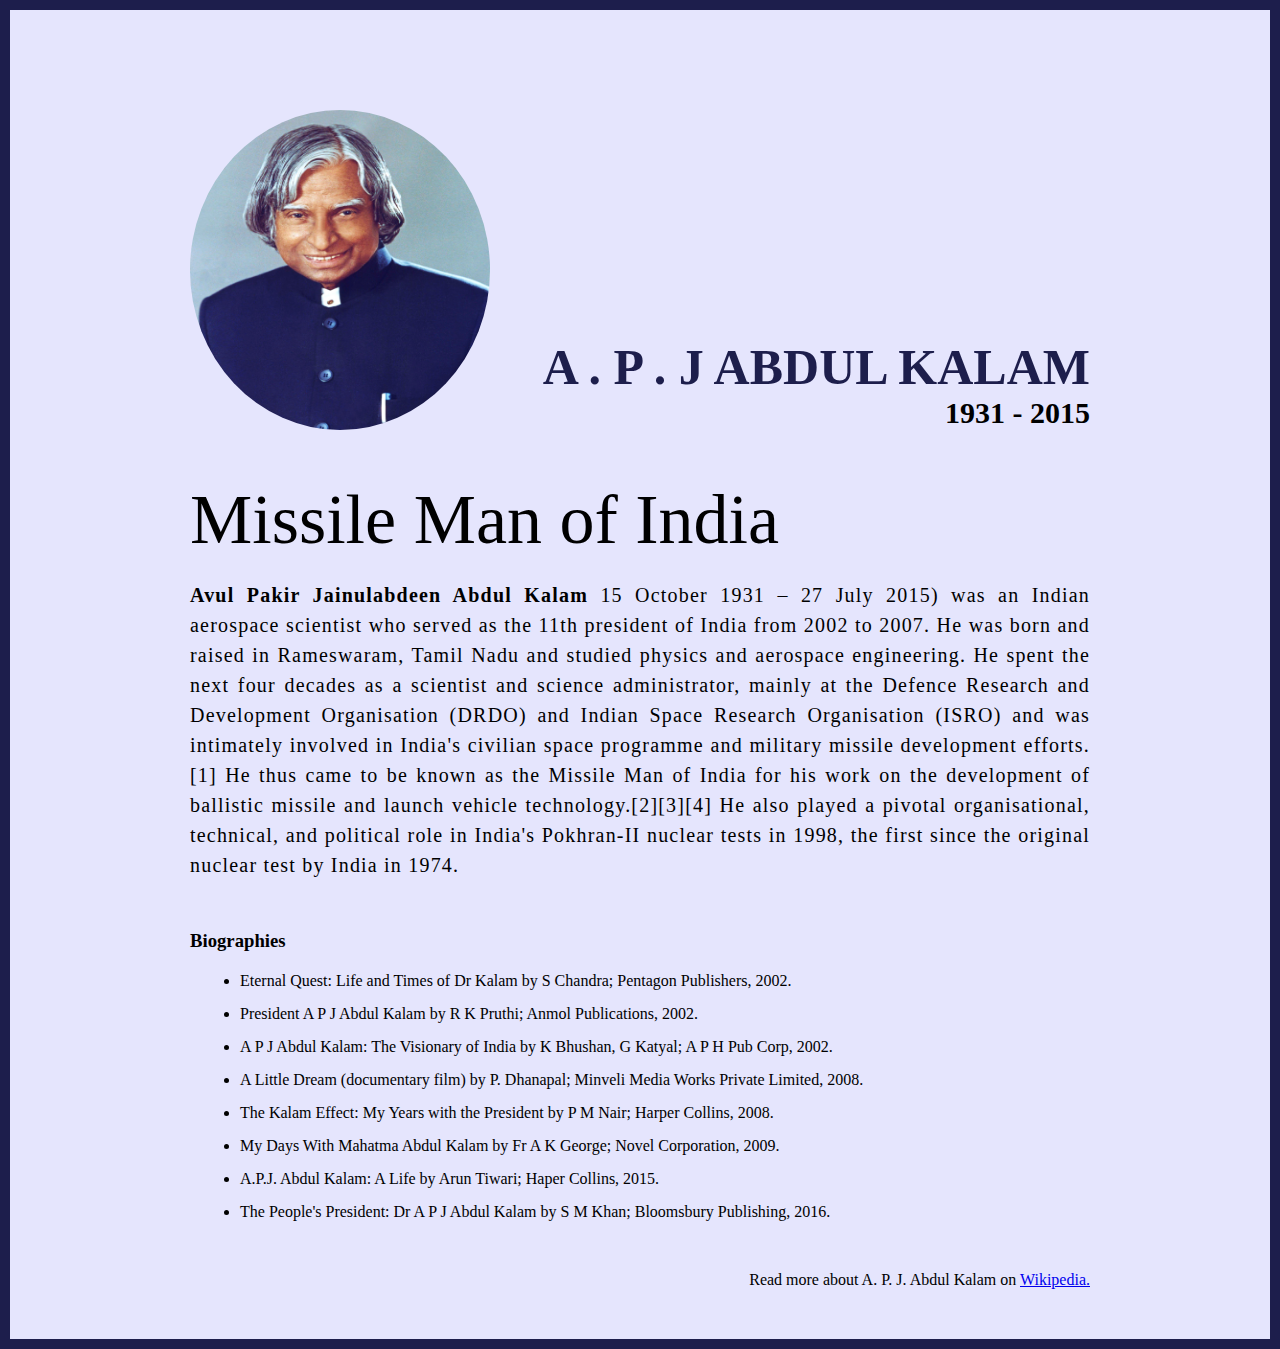
<file: APJ/index.html>
<!DOCTYPE html>
<html lang="en">
  <head>
    <meta charset="UTF-8" />

    <meta http-equiv="X-UA-Compatible" content="IE=edge" />

    <meta name="viewport" content="width=device-width, initial-scale=1.0" />
    <title>The Tribute Website | A.P. J Abdul Kalam</title>
    <link rel="stylesheet" href="style.css" />
  </head>
  <body>
    <div class="container">
      <div class="content">
        <section class="top_section">
          <div class="image_container">
            <img src="./images/apj.jpg" alt="tribute" />
          </div>
          <div>
            <h1>A . P . J Abdul Kalam</h1>
            <h4>1931 - 2015</h4>
          </div>
        </section>
        <section class="about_section">
          <h2>Missile Man of India</h2>
          <p>
            <b>Avul Pakir Jainulabdeen Abdul Kalam</b> 15 October 1931 – 27 July
            2015) was an Indian aerospace scientist who served as the 11th
            president of India from 2002 to 2007. He was born and raised in
            Rameswaram, Tamil Nadu and studied physics and aerospace
            engineering. He spent the next four decades as a scientist and
            science administrator, mainly at the Defence Research and
            Development Organisation (DRDO) and Indian Space Research
            Organisation (ISRO) and was intimately involved in India's civilian
            space programme and military missile development efforts.[1] He thus
            came to be known as the Missile Man of India for his work on the
            development of ballistic missile and launch vehicle
            technology.[2][3][4] He also played a pivotal organisational,
            technical, and political role in India's Pokhran-II nuclear tests in
            1998, the first since the original nuclear test by India in 1974.
          </p>
        </section>
        <section class="biography_section">
          <h3>Biographies</h3>
          <ul>
            <li>
              Eternal Quest: Life and Times of Dr Kalam by S Chandra; Pentagon
              Publishers, 2002.
            </li>
            <li>
              President A P J Abdul Kalam by R K Pruthi; Anmol Publications,
              2002.
            </li>
            <li>
              A P J Abdul Kalam: The Visionary of India by K Bhushan, G Katyal;
              A P H Pub Corp, 2002.
            </li>
            <li>
              A Little Dream (documentary film) by P. Dhanapal; Minveli Media
              Works Private Limited, 2008.
            </li>
            <li>
              The Kalam Effect: My Years with the President by P M Nair; Harper
              Collins, 2008.
            </li>
            <li>
              My Days With Mahatma Abdul Kalam by Fr A K George; Novel
              Corporation, 2009.
            </li>
            <li>
              A.P.J. Abdul Kalam: A Life by Arun Tiwari; Haper Collins, 2015.
            </li>
            <li>
              The People's President: Dr A P J Abdul Kalam by S M Khan;
              Bloomsbury Publishing, 2016.
            </li>
          </ul>
        </section>
        <footer>
          <p>
            Read more about A. P. J. Abdul Kalam on
            <a href="https://en.wikipedia.org/wiki/A._P._J._Abdul_Kalam"
              >Wikipedia.</a
            >
          </p>
        </footer>
      </div>
    </div>
  </body>
</html>
</file>
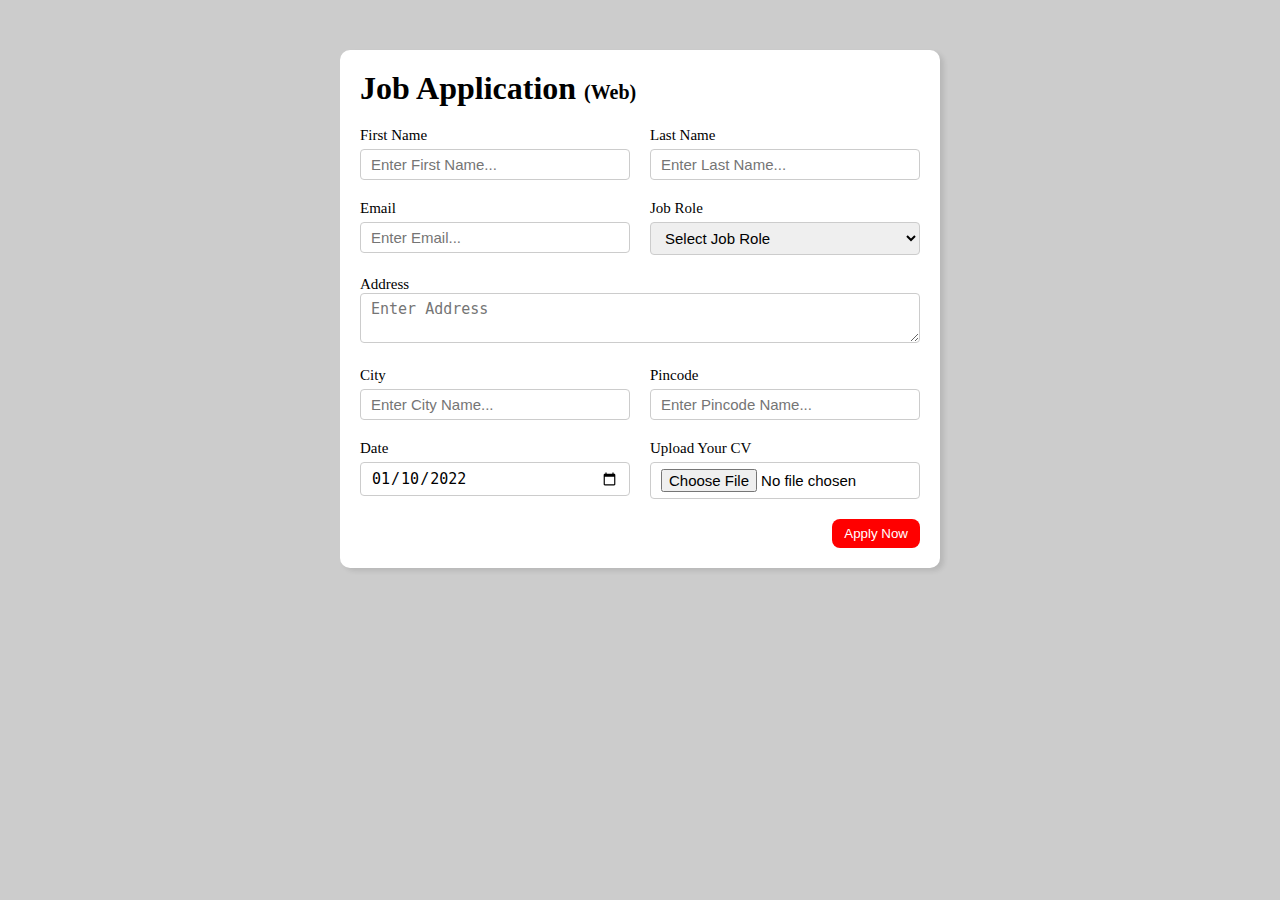
<file: Job Application/index.html>
<!DOCTYPE html>
<html lang="en">
  <head>
    <meta charset="UTF-8" />
    <meta http-equiv="X-UA-Compatible" content="IE=edge" />
    <meta name="viewport" content="width=device-width, initial-scale=1.0" />
    <title>Job Application Form</title>
    <link rel="stylesheet" href="style.css" />
  </head>
  <body>
    <div class="container">
      <div class="apply_box">
        <h1>
          Job Application
          <span class="title_small">(Web)</span>
        </h1>
        <form action="">
          <div class="form_container">
            <div class="form_control">
              <label for="first_name"> First Name </label>
              <input
                id="first_name"
                name="first_name"
                placeholder="Enter First Name..."
              />
            </div>
            <div class="form_control">
              <label for="last_name"> Last Name </label>
              <input
                id="last_name"
                name="last_name"
                placeholder="Enter Last Name..."
              />
            </div>
            <div class="form_control">
              <label for="email"> Email </label>
              <input
                type="email"
                id="email"
                name="email"
                placeholder="Enter Email..."
              />
            </div>
            <div class="form_control">
              <label for="job_role"> Job Role </label>
              <select id="job_role" name="job_role">
                <option value="">Select Job Role</option>
                <option value="frontend">Frontend Developer</option>
                <option value="backend">Backend Developer</option>
                <option value="full_stack">Full Stack Developer</option>
                <option value="ui_ux">UI UX Designer</option>
              </select>
            </div>
            <div class="textarea_control">
              <label for="address"> Address </label>
              <textarea
                id="address"
                name="address"
                row="4"
                cols="50"
                placeholder="Enter Address"
              ></textarea>
            </div>
            <div class="form_control">
              <label for="city"> City </label>
              <input id="city" name="city" placeholder="Enter City Name..." />
            </div>
            <div class="form_control">
              <label for="pincode"> Pincode </label>
              <input
                type="number"
                id="pincode"
                name="pincode"
                placeholder="Enter Pincode Name..."
              />
            </div>
            <div class="form_control">
              <label for="date"> Date </label>
              <input value="2022-01-10" type="date" id="date" name="date" />
            </div>
            <div class="form_control">
              <label for="upload"> Upload Your CV </label>
              <input type="file" id="upload" name="upload" />
            </div>
          </div>
          <div class="button_container">
            <button type="submit">Apply Now</button>
          </div>
        </form>
      </div>
    </div>
  </body>
</html>
</file>
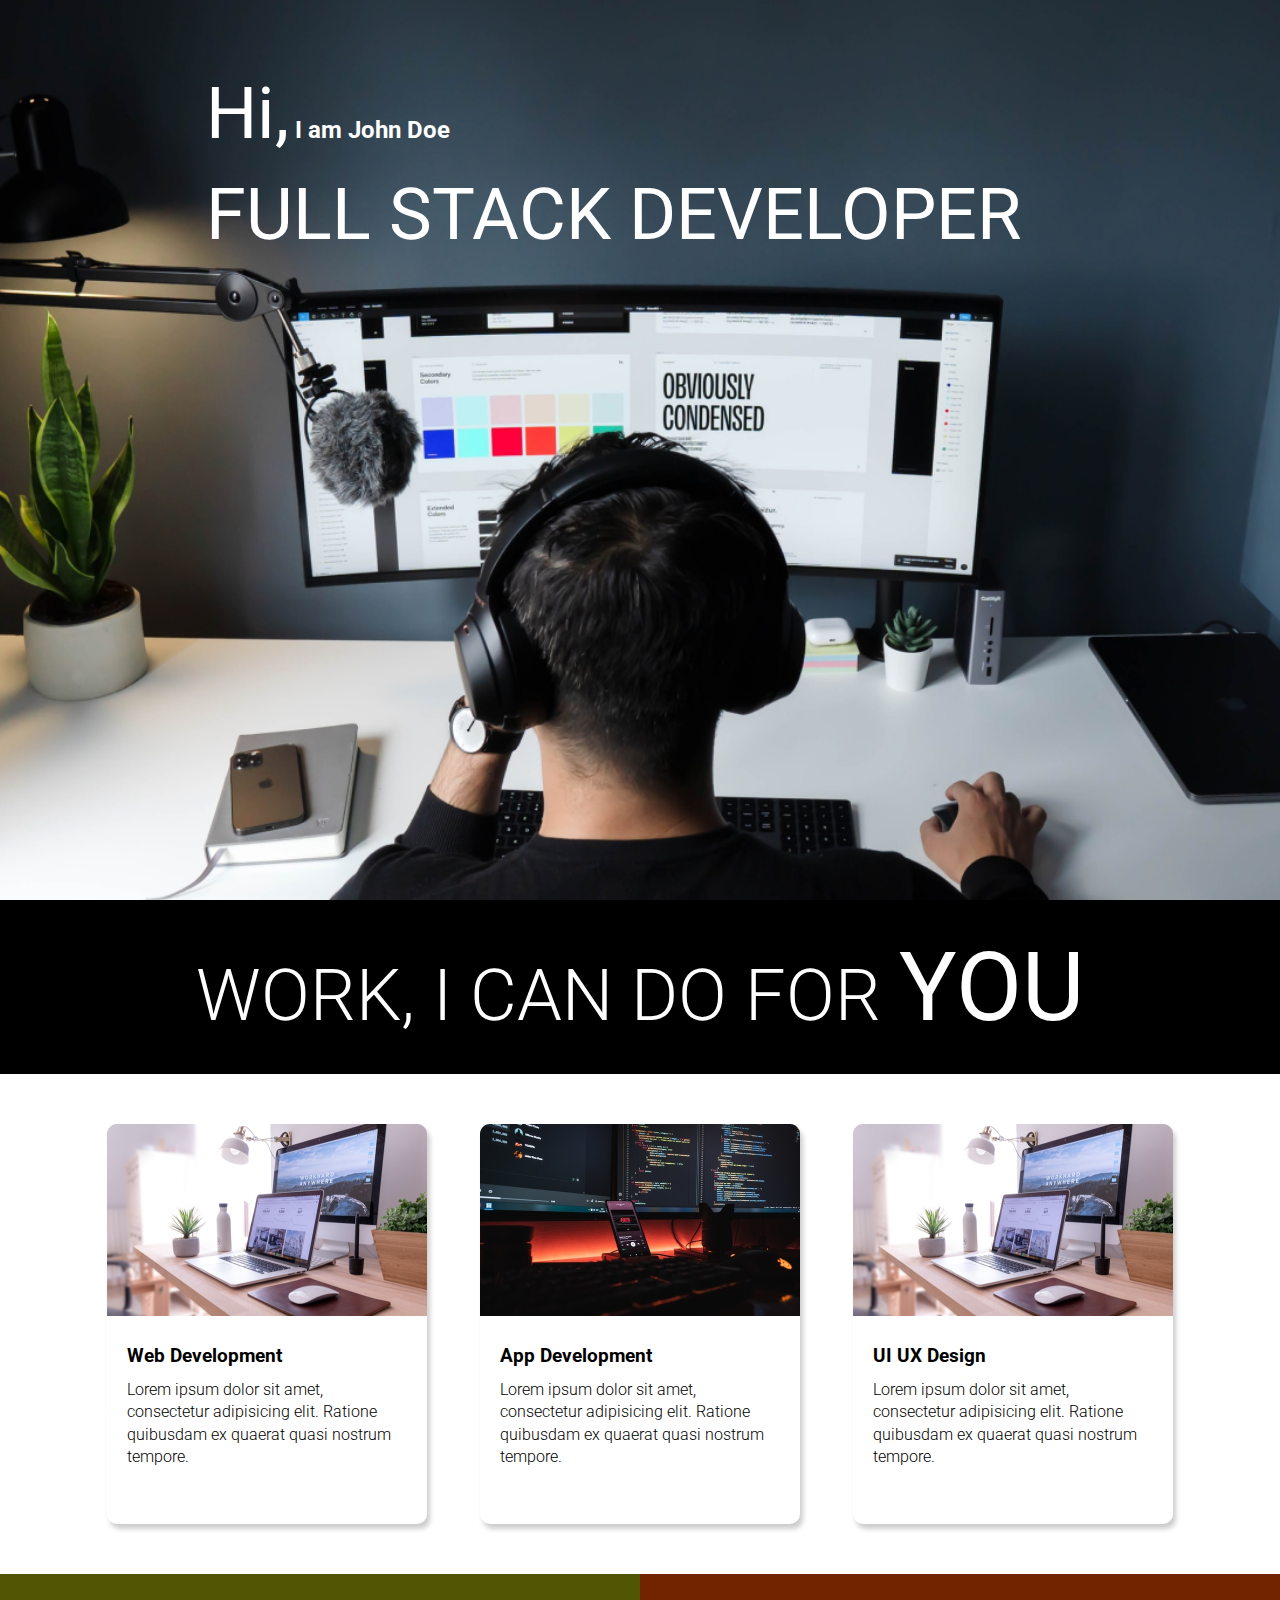
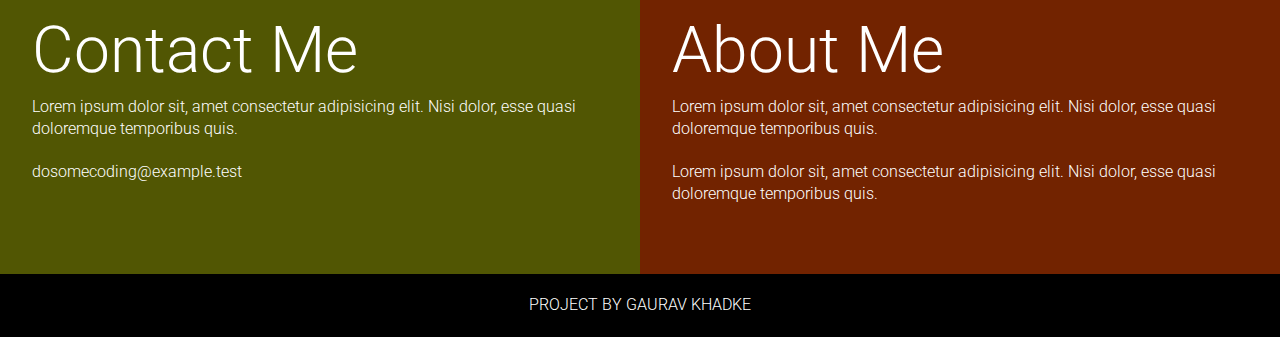
<file: landing pg/index.html>
<!DOCTYPE html>
<html lang="en">
  <head>
    <meta charset="UTF-8" />
    <meta http-equiv="X-UA-Compatible" content="IE=edge" />
    <meta name="viewport" content="width=device-width, initial-scale=1.0" />
    <title>Developer | Landing Page</title>
    <link rel="stylesheet" href="style.css" />
  </head>
  <body>
    <section class="hero_section">
      <div class="text_container">
        <h2><span class="lg_text">Hi,</span> I am John Doe</h2>
        <h1 class="lg_text">FULL STACK DEVELOPER</h1>
      </div>
    </section>
    <section class="black_box">
      <h2>WORK, I CAN DO FOR <span>YOU</span></h2>
    </section>
    <section class="work">
      <div class="grid_item">
        <div class="card">
          <div class="image_container">
            <img src="images/web.png" alt="web development" />
          </div>
          <div class="card_content">
            <h3>Web Development</h3>
            <p>
              Lorem ipsum dolor sit amet, consectetur adipisicing elit. Ratione
              quibusdam ex quaerat quasi nostrum tempore.
            </p>
          </div>
        </div>
      </div>
      <div class="grid_item">
        <div class="card">
          <div class="image_container">
            <img src="images/mobile.png" alt="app development" />
          </div>
          <div class="card_content">
            <h3>App Development</h3>
            <p>
              Lorem ipsum dolor sit amet, consectetur adipisicing elit. Ratione
              quibusdam ex quaerat quasi nostrum tempore.
            </p>
          </div>
        </div>
      </div>
      <div class="grid_item">
        <div class="card">
          <div class="image_container">
            <img src="images/web.png" alt="web development" />
          </div>
          <div class="card_content">
            <h3>UI UX Design</h3>
            <p>
              Lorem ipsum dolor sit amet, consectetur adipisicing elit. Ratione
              quibusdam ex quaerat quasi nostrum tempore.
            </p>
          </div>
        </div>
      </div>
    </section>
    <section class="bottom_section">
      <div class="contact">
        <h2>Contact Me</h2>
        <p>
          Lorem ipsum dolor sit, amet consectetur adipisicing elit. Nisi dolor,
          esse quasi doloremque temporibus quis.
        </p>
        <p>dosomecoding@example.test</p>
      </div>
      <div class="about">
        <h2>About Me</h2>

        <p>
          Lorem ipsum dolor sit, amet consectetur adipisicing elit. Nisi dolor,
          esse quasi doloremque temporibus quis.
        </p>
        <p>
          Lorem ipsum dolor sit, amet consectetur adipisicing elit. Nisi dolor,
          esse quasi doloremque temporibus quis.
        </p>
      </div>
    </section>
    <footer>Project By Gaurav Khadke</footer>
  </body>
</html>
</file>
<file: APJ/style.css>
* {
  margin: 0;
  padding: 0;
  box-sizing: border-box;
}

.container {
  background-color: #e5e5fd;
  min-height: 100vh;
  border: 10px solid #1d1e4c;
}

.content {
  max-width: 900px;
  margin: 0 auto;
}
.top_section {
  margin-top: 100px;
  display: flex;
  justify-content: space-between;
  align-items: flex-end;
}
.top_section h1 {
  font-size: 50px;
  font-weight: bold;
  color: #1d1e4c;
  text-transform: uppercase;
}
.top_section h4 {
  font-size: 30px;
  text-align: end;
}

.image_container {
  border-radius: 50%;
  overflow: hidden;
}

.image_container,
img {
  width: 300px;
  height: 320px;
}
.about_section {
  margin-top: 50px;
}
.about_section h2 {
  font-size: 70px;
  font-weight: 400;
  margin-bottom: 20px;
}
.about_section p {
  font-size: 20px;
  line-height: 30px;
  letter-spacing: 1.2px;
  text-align: justify;
}
.biography_section {
  margin: 50px 0;
}
.biography_section h3 {
  margin-bottom: 20px;
}
.biography_section ul {
  margin-left: 50px;
}
.biography_section li {
  margin-bottom: 15px;
}

footer {
  margin: 50px 0;
}
footer p {
  text-align: end;
}
</file>
<file: Job Application/style.css>
* {
  margin: 0;
  padding: 0;
  box-sizing: border-box;
}

body {
  background-color: #ccc;
}
.container {
  max-width: 900px;
  margin: 0 auto;
}

.apply_box {
  max-width: 600px;
  padding: 20px;
  background-color: white;
  margin: 0 auto;
  margin-top: 50px;
  box-shadow: 4px 3px 5px rgba(1, 1, 1, 0.1);
  border-radius: 10px;
}

.title_small {
  font-size: 20px;
}

.form_container {
  margin-top: 20px;
  display: grid;
  grid-template-columns: repeat(auto-fit, minmax(200px, 1fr));
  gap: 20px;
}
.form_control {
  display: flex;
  flex-direction: column;
}

label {
  font-size: 15px;
  margin-bottom: 5px;
}

input,
select,
textarea {
  padding: 6px 10px;
  border: 1px solid #ccc;
  border-radius: 4px;
  font-size: 15px;
}

input:focus {
  outline-color: red;
}

.button_container {
  display: flex;

  justify-content: flex-end;
  margin-top: 20px;
}
button {
  background-color: red;
  border: transparent solid 2px;
  padding: 5px 10px;
  color: white;
  border-radius: 8px;
  transition: 0.3s ease-in;
}
button:hover {
  background-color: #ccc;
  border: 2px solid red;
  color: black;
  transition: 0.3s ease-out;
  cursor: pointer;
}
.textarea_control {
  grid-column: 1 / span 2;
}
.textarea_control textarea {
  width: 100%;
}

@media (max-width: 460px) {
  .textarea_control {
    grid-column: 1 / span 1;
  }
} ;
</file>
<file: landing pg/style.css>
@import url("https://fonts.googleapis.com/css2?family=Roboto:ital,wght@0,100;0,300;0,400;0,500;0,700;0,900;1,100;1,300;1,400;1,500;1,700;1,900&display=swap");
* {
  margin: 0;
  padding: 0;
  box-sizing: border-box;
}

html,
body {
  line-height: 1.4;
  font-weight: 300;
  font-family: "Roboto", sans-serif;
}

.hero_section {
  background-image: url(images/developer.png);
  min-height: 100vh;
  background-position: center;
  background-size: cover;
  background-repeat: no-repeat;
}
.text_container {
  color: white;
  max-width: 900px;
  margin: 0 auto;
  padding-top: 64px;
  padding-left: 16px;
}
.lg_text {
  font-size: 72px;
  font-weight: 400;
}
.black_box {
  background-color: #000;
  padding: 20px;
}
.black_box h2 {
  font-size: 72px;
  color: white;
  text-align: center;
  font-weight: 300;
}

.black_box h2 span {
  font-weight: 400;
  font-size: 96px;
}
.work {
  display: grid;
  gap: 20px;
  grid-template-columns: repeat(auto-fit, minmax(320px, 1fr));

  max-width: 1100px;
  margin: 50px auto;
}
.grid_item {
  display: flex;
  justify-content: center;
  align-items: center;
}
.card {
  max-width: 320px;
  height: 400px;
  border-radius: 10px;
  box-shadow: 3px 5px 5px rgba(1, 1, 1, 0.2);
  transition: 0.2s ease-in-out;
}
.card:hover {
  transform: scale(1.04);
  box-shadow: 3px 5px 5px rgba(1, 1, 1, 0.3);
  transition: 0.2s ease-in-out;
}
.card_content {
  padding: 20px;
}
.card_content h3 {
  margin-bottom: 10px;
}
.bottom_section {
  display: flex;
}
.contact {
  background-color: #515603;
}
.about {
  background-color: #722300;
}

.contact,
.about {
  min-height: 300px;
  padding: 32px;
  color: white;
}
.about h2,
.contact h2 {
  font-size: 64px;
  font-weight: 300;
}
.about p,
.contact p {
  margin-bottom: 20px;
}

footer {
  text-align: center;
  text-transform: uppercase;
  background-color: #000;
  padding: 20px;
  color: white;
}
@media (max-width: 786px) {
  .hero_section {
    min-height: 50vh;
  }
  .text_container {
    padding: 10px 0;
    text-align: center;
  }
  .lg_text {
    font-size: 32px;
  }
  .black_box h2 {
    font-size: 24px;
  }
  .black_box h2 span {
    font-weight: 400;
    font-size: 32px;
  }
  .bottom_section {
    flex-direction: column;
  }
  h1 {
    font-size: 32px;
  }
  .about h2,
  .contact h2 {
    font-size: 32px;
  }
}
</file>
